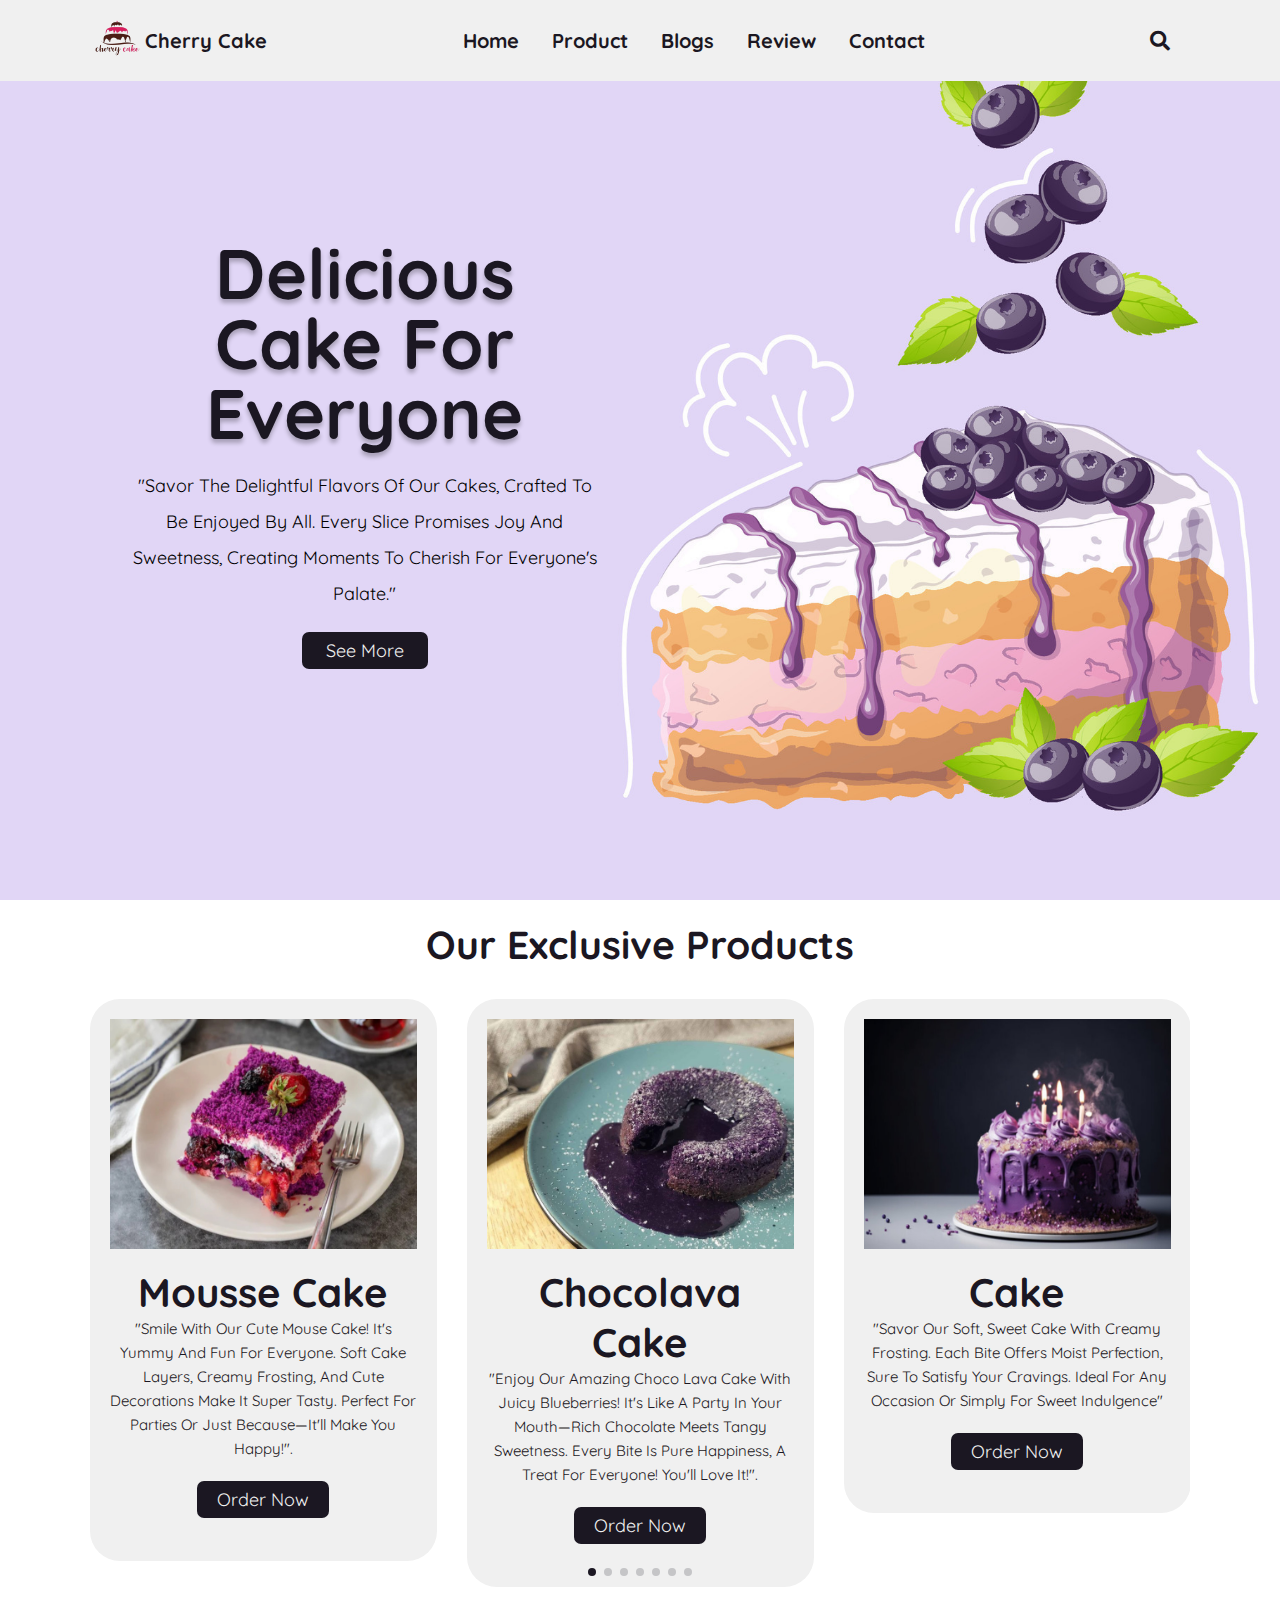
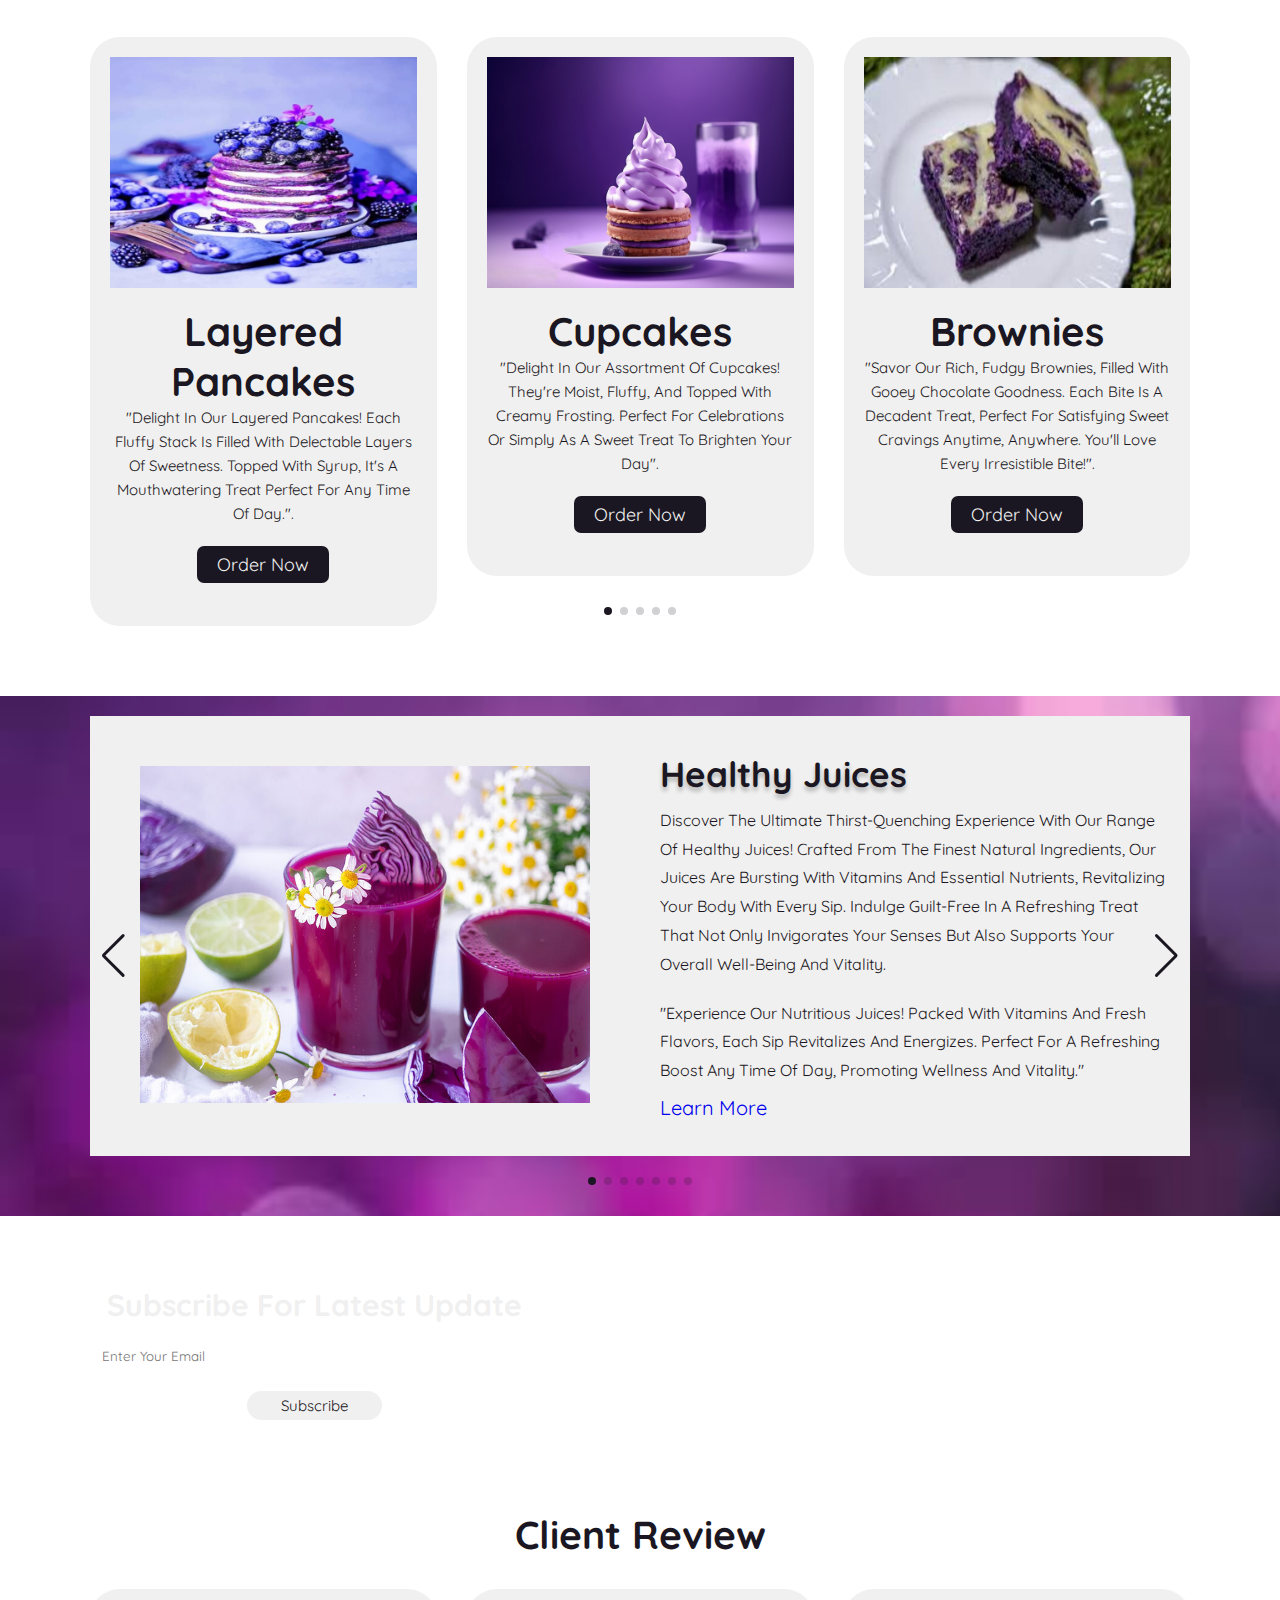
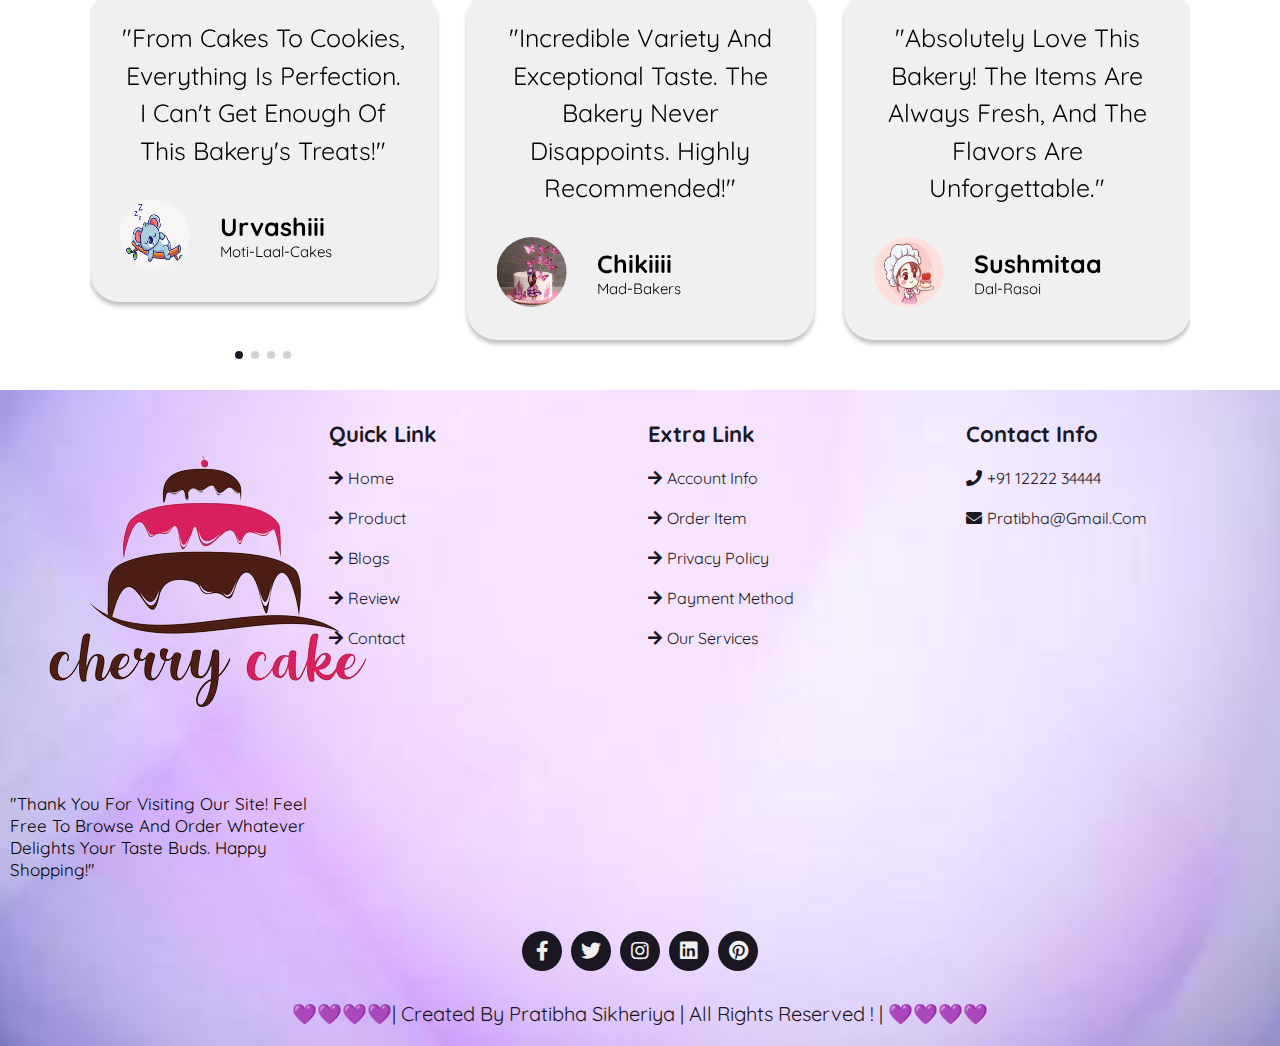
<file: cake 2/index.html>
<!DOCTYPE html>
<html lang="en">

<head>
    <meta charset="UTF-8">
    <meta http-equiv="X-UA-Compatible" content="IE=edge">
    <meta name="viewport" content="width=device-width, initial-scale=1.0">
    <title>Sweet Cake</title>

    <link rel="stylesheet" href="https://unpkg.com/swiper/swiper-bundle.min.css" />

    <link rel="stylesheet" href="https://cdnjs.cloudflare.com/ajax/libs/font-awesome/5.15.4/css/all.min.css">
  
    <link rel="stylesheet" href="style.css">

</head>

<body>

    <!-- header section start here  -->
    <header class="header">
        <div class="logoContent">
            <a href="#" class="logo"><img src="New folder/360_F_290050109_OSesgAR5355skVhUsHaHP0qrHvmNt5c7-removebg-preview.png" alt=""></a>
            <h1 class="logoName">Cherry Cake </h1>
        </div>

        <nav class="navbar">
            <a href="#home">home</a>
            <a href="#product">product</a>
            <a href="#blogs">blogs</a>
            <a href="#review">review</a>
            <a href="#contact">contact</a>
        </nav>

        <div class="icon">
            <i class="fas fa-search" id="search"></i>
            <i class="fas fa-bars" id="menu-bar"></i>
        </div>

        <div class="search">
            <input type="search" placeholder="search...">
        </div>
    </header>
    <!-- header section end here  -->

    <!-- home section start here  -->
    <section class="home" id="home">
        <div class="homeContent">
            <h2>Delicious Cake for Everyone </h2>
            <p>"Savor the delightful flavors of our cakes, crafted to be enjoyed by all. Every slice promises joy and sweetness, creating moments to cherish for everyone's palate."</p>
            <div class="home-btn">
                <a href="https://www.winni.in/cake?gad_source=1&gclid=Cj0KCQjwlZixBhCoARIsAIC745CnIdQqzfTjyZT4BN5YY1QVz8e6NL5JYvXXs7WZroI2nruaU8YtANEaAgJrEALw_wcB"><button>see more</button></a>
            </div>
        </div>
    </section>

    <!-- home section end here  -->

    <!-- product section start here  -->
    <section class="product" id="product">
        <div class="heading">
            <h2>Our Exclusive Products</h2>
        </div>
        <div class="swiper product-row">
            <div class="swiper-wrapper">
                <div class="swiper-slide box">
                    <div class="img">
                        <img src="New folder/37d8179d40524795b58cb66c29dcc46a (2).jpg" alt="IRIS">
                    </div>
                    <div class="product-content">
                        <h3>Chocolava Cake</h3>
                        <p>"Enjoy our amazing choco lava cake with juicy blueberries! It's like a party in your mouth—rich chocolate meets tangy sweetness. Every bite is pure happiness, a treat for everyone! You'll love it!".
                        </p>
                        <div class="orderNow">
                            <a href="https://www.dominos.co.in/menu/side-orders/lava-cake"><button>Order Now </button></a>
                        </div>
                    </div>
                </div>
                <div class="swiper-slide box">
                    <div class="img">
                        <img src="New folder/360_F_617271552_LtknosExKiMkxLVC8HxmM4DtpRfV3E3P (1).jpg"  alt="">
                    </div>
                    <div class="product-content">
                        <h3>Cake</h3>
                        <p>"Savor our soft, sweet cake with creamy frosting. Each bite offers moist perfection, sure to satisfy your cravings. Ideal for any occasion or simply for sweet indulgence"
                        </p>
                        <div class="orderNow">
                           <a href="https://www.fnp.com/cakes/birthday-lp"> <button>Order Now </button></a>
                        </div>
                    </div>
                </div>
                <div class="swiper-slide box">
                    <div class="img">
                        <img src="New folder/cut-lavander-cake-on-white-260nw-2002499276 (1).jpeg"  alt="">
                    </div>
                    <div class="product-content">
                        <h3>Pastries </h3>
                        <p>"Our delicious pastries are light, flaky, and bursting with flavor. With every bite, savor the buttery layers and sweet fillings. Perfect for breakfast, dessert, or a delightful snack anytime!".
                        </p>
                        <div class="orderNow">
                           <a href="https://theobroma.in/collections/pastry"><button>Order Now </button></a> 
                        </div>
                    </div>
                </div>
                <div class="swiper-slide box">
                    <div class="img">
                        <img src="New folder/Rose and Oregano lavender cookies (1).jpg" alt="IRIS">
                    </div>
                    <div class="product-content">
                        <h3>Cookies</h3>
                        <p>"Try our tasty cookies! They're crunchy on the outside, soft on the inside, and full of flavor. Each bite is a treat with a perfect balance of sweetness. Great for sharing or enjoying all to yourself!".
                        </p>
                        <div class="orderNow">
                            <a href="https://www.cookiemanindia.com/"><button>Order Now </button></a>
                        </div>
                    </div>
                </div>
                <div class="swiper-slide box">
                    <div class="img">
                        <img src="New folder/blue-birthday-cake-elegant-640x427.jpeg" alt="IRIS">
                    </div>
                    <div class="product-content">
                        <h3>Blueberry Pastry</h3>
                        <p>"Our blueberry pastry is a delightful treat with a buttery crust and a burst of juicy blueberries inside. Each bite is a taste of sweet heaven. Perfect for breakfast, brunch, or a snack any time of day!".
                        </p>
                        <div class="orderNow">
                           <a href="https://sallysbakingaddiction.com/blueberries-n-cream-danish-braid/"><button>Order Now </button></a> 
                        </div>
                    </div>
                </div>
                <div class="swiper-slide box">
                    <div class="img">
                        <img src="New folder/Purple_Smoothie_Bowl_89938562-9829-4af0-bfce-510e726835ee_1347x (1).jpeg" alt="IRIS">
                    </div>
                    <div class="product-content">
                        <h3>Smoothie</h3>
                        <p>"Sip our smooth blueberry blend, a refreshing mix of creamy yogurt and plump berries. Indulge in the sweet, tangy flavor—a perfect snack or satisfying breakfast!".
                        </p>
                        <div class="orderNow">
                           <a href="https://www.grubhub.com/delivery/cuisine/smoothies_and_juices"><button>Order Now </button></a> 
                        </div>
                    </div>
                </div>
                <div class="swiper-slide box">
                    <div class="img">
                        <img src="New folder/depositphotos_590898862-stock-photo-fruit-cake-slice-forest-fruit (2).jpg" alt="">
                    </div>
                    <div class="product-content">
                        <h3>Mousse Cake</h3>
                        <p>"Smile with our cute mouse cake! It's yummy and fun for everyone. Soft cake layers, creamy frosting, and cute decorations make it super tasty. Perfect for parties or just because—it'll make you happy!".
                        </p>
                        <div class="orderNow">
                           <a href="https://theobroma.in/collections/mousse-cakes"><button>Order Now </button></a>
                        </div>
                    </div>
                </div>

            </div>
            <div class="swiper-pagination"></div>
        </div>
        <div class="swiper product-row">
            <div class="swiper-wrapper">
                <div class="swiper-slide box">
                    <div class="img">
                        <img src="New folder/Hasegawa-report (1).jpg" alt="">
                    </div>
                    <div class="product-content">
                        <h3>Cupcakes</h3>
                        <p>"Delight in our assortment of cupcakes! They're moist, fluffy, and topped with creamy frosting. Perfect for celebrations or simply as a sweet treat to brighten your day".
                        </p>
                        <div class="orderNow">
                            <a href="https://theobroma.in/collections/desserts-cupcakes"><button>Order Now </button></a>
                        </div>
                    </div>
                </div>
                <div class="swiper-slide box">
                    <div class="img">
                        <img src="New folder/images (4) (1).jpeg" alt="">
                    </div>
                    <div class="product-content">
                        <h3>Brownies</h3>
                        <p>"Savor our rich, fudgy brownies, filled with gooey chocolate goodness. Each bite is a decadent treat, perfect for satisfying sweet cravings anytime, anywhere. You'll love every irresistible bite!".
                        </p>
                        <div class="orderNow">
                           <a href="https://theobroma.in/collections/brownies"><button>Order Now </button></a> 
                        </div>
                    </div>
                </div>
                <div class="swiper-slide box">
                    <div class="img">
                        <img src="New folder/images (5) (1).jpeg" alt="">
                    </div>
                    <div class="product-content">
                        <h3>Chocolate</h3>
                        <p>"These chocolates, delightful in their purple hue, are rich, smooth, and bursting with flavor. Each bite offers a heavenly experience, perfect for indulging or sharing with loved ones.".
                        </p>
                        <div class="orderNow">
                           <a href="https://lepure.in/"><button>Order Now </button></a> 
                        </div>
                    </div>
                </div>
                <div class="swiper-slide box">
                    <div class="img">
                        <img src="New folder/Ube-Ice-Cream-SM-8065 (1).jpg" alt="">
                    </div>
                    <div class="product-content">
                        <h3>Ice-Cream</h3>
                        <p>"Enjoy our luscious blueberry ice cream! Made with real blueberries, it's creamy, refreshing, and bursting with fruity flavor. Perfect for cooling off on a hot day or satisfying your sweet cravings.".
                        </p>
                        <div class="orderNow">
                            <a href="https://www.bigbasket.com/pc/bakery-cakes-dairy/ice-creams-desserts/ice-creams/"><button>Order Now </button></a>
                        </div>
                    </div>
                </div>
                <div class="swiper-slide box">
                    <div class="img">
                        <img src="New folder/purple-pancakes-paint-by-numbers (1).jpg" alt="">
                    </div>
                    <div class="product-content">
                        <h3>Layered Pancakes</h3>
                        <p>"Delight in our layered pancakes! Each fluffy stack is filled with delectable layers of sweetness. Topped with syrup, it's a mouthwatering treat perfect for any time of day.".
                        </p>
                        <div class="orderNow">
                            <a href="https://www.tfcakes.in/by-flavours/classic-flavours/blueberry-cakes.html"><button>Order Now </button></a>
                        </div>
                    </div>
                </div>

            </div>
            <div class="swiper-pagination"></div>
        </div>
    </section>

    <!-- product section end here  -->

    <!-- blogs section start here  -->
    <section class="blogs" id="blogs">

        <div class=" swiper blogs-row">
            <div class="swiper-wrapper">
                <div class=" swiper-slide box">
                    <div class="img">
                        <img src="New folder/Antioxidant-Purple-Power-Juice-800x550-1 (1).jpg" alt="">
                    </div>
                    <div class="content">
                        <h3>Healthy Juices </h3>
                        <p>Discover the ultimate thirst-quenching experience with our range of healthy juices! Crafted from the finest natural ingredients, our juices are bursting with vitamins and essential nutrients, revitalizing your body with every sip. Indulge guilt-free in a refreshing treat that not only invigorates your senses but also supports your overall well-being and vitality.</p>
                        <p>"Experience our nutritious juices! Packed with vitamins and fresh flavors, each sip revitalizes and energizes. Perfect for a refreshing boost any time of day, promoting wellness and vitality."</p>
                        <a href="#blogs" class="btn">learn more</a>
                    </div>
                </div>
                <div class=" swiper-slide box">
                    <div class="img">
                        <img src="New folder/images (3) (1).jpeg" alt="">
                    </div>
                    <div class="content">
                        <h3>Pizza's </h3>
                        <p>Unleash your inner chef with our nutritious pizza bases! Made from wholesome ingredients, they serve as the perfect foundation for your culinary adventures. Personalize your pie with a variety of fresh, nutritious toppings, ensuring every bite is bursting with flavor and goodness. Treat yourself to a guilt-free indulgence that nourishes both your body and your taste buds, all in the comfort of your own kitchen.</p>
                        <p>"Craft your pizza masterpiece with our wholesome bases! Personalize with fresh, nutritious ingredients. A guilt-free indulgence promising satisfaction, delighting taste buds and supporting wellness."</p>
                        <a href="#blogs" class="btn">learn more</a>
                    </div>
                </div>
                <div class=" swiper-slide box">
                    <div class="img">
                        <img src="New folder/images (7) (1).jpeg" alt="">
                    </div>
                    <div class="content">
                        <h3>Donuts </h3>
                        <p>"Treat yourself to our exquisite array of one-of-a-kind donuts! Each bite is a flavor explosion, crafted with care and creativity to delight your senses. From classic favorites to innovative twists, our donuts offer a tantalizing experience that will keep you coming back for more. Discover the joy of indulgence with our irresistible creations today!"</p>
                        <p>"Enjoy our unique donuts! Each bite bursts with irresistible flavor. Indulge in a culinary adventure that captivates your taste buds and leaves you wanting more".</p>
                        <a href="#blogs" class="btn">learn more</a>
                    </div>
                </div>
                <div class=" swiper-slide box">
                    <div class="img">
                        <img src="New folder/1586875297_17087763 (1).jpg" alt="">
                    </div>
                    <div class="content">
                        <h3>Caramel Bourbon Vanilla Cupcakes </h3>
                        <p>"Savor the goodness of our blueberry cake, a delectable blend of wholesome ingredients. Moist and flavorful, each bite offers a burst of juicy blueberries, rich in antioxidants and nutrients. Baked to perfection, it's a guilt-free delight that satisfies cravings while nourishing the body. Treat yourself to a slice of wellness and sweetness combined."</p>
                        <p>"Indulge guilt-free in our scrumptious blueberry cake! Moist and flavorful, it's a wholesome treat bursting with goodness. Perfect for satisfying cravings without compromising on health. Dive into a delightful slice today!"</p>
                        <a href="#blogs" class="btn">learn more</a>
                    </div>
                </div>
                <div class=" swiper-slide box">
                    <div class="img">
                        <img src="New folder/20221018_121756-01_1024x10242x (1).jpg" alt="">
                    </div>
                    <div class="content">
                        <h3>Popsicles </h3>
                        <p>"Satisfy your sweet cravings with our delightful popsicles and lollipops! Our popsicles are a cool, fruity escape on a hot day, while our lollipops offer a burst of flavor in every lick. Whether you're craving something icy or sweet, our treats bring joy with every bite. Indulge in simple pleasures and make every moment sweeter with our popsikels and lollipops!"</p>
                        <p>"Popsicles: Cool off with refreshing fruity flavors. Lollipops: Sweeten your day with fun and tasty treats. Both offer simple pleasures that bring smiles with every lick or suck."</p>
                        <a href="#blogs" class="btn">learn more</a>
                    </div>
                </div>
                <div class=" swiper-slide box">
                    <div class="img">
                        <img src="New folder/unnamed (1).jpg" alt="">
                    </div>
                    <div class="content">
                        <h3>3-Layer's Cherry Cake</h3>
                        <p>"Experience bliss with our three-layer cherry cake! Moist cake layers, filled with tangy cherry compote, are topped with creamy frosting, creating a symphony of sweet flavors in every bite. Indulge in this decadent treat, perfect for celebrations or simply satisfying your sweet tooth with the irresistible allure of cherries."</p>
                        <p>"Delight in our three-layer cherry cake, a decadent masterpiece of moist cake layers filled with luscious cherry compote and topped with creamy frosting. Every bite is a symphony of sweet flavors."</p>
                        <a href="#blogs" class="btn">learn more</a>
                    </div>
                </div>
                <div class=" swiper-slide box">
                    <div class="img">
                        <img src="New folder/images (2) (1).jpeg" alt="">
                    </div>
                    <div class="content">
                        <h3>Caramel Bourbon Vanilla Cupcakes </h3>
                        <p>"Embark on a flavorful journey with our invigorating smoothies! Crafted from the freshest fruits and wholesome ingredients, each sip is a burst of vitality. Whether you crave a tropical escape or a refreshing pick-me-up, our smoothies offer a delicious solution. Energize your day with the goodness of nature, one sip at a time, and feel refreshed from the inside out."</p>
                        <p>"Revitalize with our fresh smoothies! Bursting with flavor and nutrients, each sip is a refreshing and delicious way to fuel your day. Experience the goodness in every sip."</p>
                        <a href="#blogs" class="btn">learn more</a>
                    </div>
                </div>
            </div>
            <div class="swiper-button-next"></div>
            <div class="swiper-button-prev"></div>
            <div class="swiper-pagination"></div>


        </div>
    </section>

    <!-- blogs section ends here  -->

    <!-- newsletter section start here  -->

    <section class="newsletter">
        <form action="">
            <h3>subscribe for latest update</h3>
            <input type="email" name="" placeholder="enter your email" id="" class="box">
            <input type="button" value="subscribe" class="box2">
        </form>
    </section>
    <!-- newsletter section ends here  -->

    <!-- review section start here  -->
    <section class="review" id="review">
        <div class="heading">
            <h2>client review</h2>
        </div>


        <div class=" swiper review-row">
            <div class="swiper-wrapper">
                <div class="swiper-slide box">
                    <div class="client-review">
                        <p>"Incredible variety and exceptional taste. The bakery never disappoints. Highly recommended!"</p>
                    </div>
                    <div class="client-info">
                        <div class="img">
                            <img src="New folder/Beautiful-Girl-Cake.webp" alt="">
                        </div>
                        <div class="clientDetailed">
                            <h3>Chikiiii</h3>
                            <p>Mad-Bakers</p>
                        </div>
                    </div>
                </div>
                <div class="swiper-slide box">
                    <div class="client-review">
                        <p>"Absolutely love this bakery! The items are always fresh, and the flavors are unforgettable."</p>
                    </div>
                    <div class="client-info">
                        <div class="img">
                            <img src="New folder/cute-bakery-chef-girl-holding-a-cake-smiling-cartoon-art-illustration-vector.jpg" alt="">
                        </div>
                        <div class="clientDetailed">
                            <h3>Sushmitaa</h3>
                            <p>Dal-Rasoi</p>
                        </div>
                    </div>
                </div>
                <div class="swiper-slide box">
                    <div class="client-review">
                        <p>"Thank you for providing such delicious treats! Your bakery is my go-to for all celebrations."</p>
                    </div>
                    <div class="client-info">
                        <div class="img">
                            <img src="New folder/HD-wallpaper-enjoy-cookies-purple-food-heart-pink-dessert-sweet (1).jpg" alt="">
                        </div>
                        <div class="clientDetailed">
                            <h3>Karsihma</h3>
                            <p>Aaj ka khana khazana</p>
                        </div>
                    </div>
                </div>
                <div class="swiper-slide box">
                    <div class="client-review">
                        <p>"From cakes to cookies, everything is perfection. I can't get enough of this bakery's treats!"</p>
                    </div>
                    <div class="client-info">
                        <div class="img">
                            <img src="New folder/cHJpdmF0ZS9sci9pbWFnZXMvd2Vic2l0ZS8yMDIyLTA0L2pvYjY4Ni0yNTMteC5qcGc.webp" alt="">
                        </div>
                        <div class="clientDetailed">
                            <h3>Urvashiii</h3>
                            <p>Moti-Laal-Cakes</p>
                        </div>
                    </div>
                </div>
                <div class="swiper-pagination"></div>

            </div>
        </div>
    </section>
    <!-- review section ends here  -->

    <!-- footer section start here  -->

    <footer class="footer" id="contact">
        <div class="box-container">
            <div class="mainBox">
                <div class="content">
                    <a href="#"><img src="New folder/360_F_290050109_OSesgAR5355skVhUsHaHP0qrHvmNt5c7-removebg-preview.png" alt=""></a>
                    <h1 class="logoName">  </h1>
                </div>

                <p>"Thank you for visiting our site! Feel free to browse and order whatever delights your taste buds. Happy shopping!"</p>

            </div>
            <div class="box">
                <h3>Quick link</h3>
                <a href="#"> <i class="fas fa-arrow-right"></i>Home</a>
                <a href="#"> <i class="fas fa-arrow-right"></i>product</a>
                <a href="#"> <i class="fas fa-arrow-right"></i>blogs</a>
                <a href="#"> <i class="fas fa-arrow-right"></i>review</a>
                <a href="#"> <i class="fas fa-arrow-right"></i>contact</a>

            </div>
            <div class="box">
                <h3>Extra link</h3>
                <a href="#"> <i class="fas fa-arrow-right"></i>Account info</a>
                <a href="#"> <i class="fas fa-arrow-right"></i>order item</a>
                <a href="#"> <i class="fas fa-arrow-right"></i>privacy policy</a>
                <a href="#"> <i class="fas fa-arrow-right"></i>payment method</a>
                <a href="#"> <i class="fas fa-arrow-right"></i>our  services</a>
            </div>
            <div class="box">
                <h3>Contact Info</h3>
                <a href="#"> <i class="fas fa-phone"></i>+91 12222 34444</a>
                <a href="#"> <i class="fas fa-envelope"></i>pratibha@gmail.com</a>

            </div>

        </div>
        <div class="share">
            <a href="#" class="fab fa-facebook-f"></a>
            <a href="#" class="fab fa-twitter"></a>
            <a href="#" class="fab fa-instagram"></a>
            <a href="#" class="fab fa-linkedin"></a>
            <a href="#" class="fab fa-pinterest"></a>
        </div>
        <div class="credit">
            &#128156;&#x1F49C;&#128156;&#x1F49C;| created by <span> Pratibha Sikheriya </span> | all rights reserved ! | &#128156;&#x1F49C;&#128156;&#x1F49C;
        </div>
    </footer>

    <!-- footer section end here  -->

    <script src="https://unpkg.com/swiper/swiper-bundle.min.js"></script>
    <script src="index.js"></script>


</body>

</html>
</file>
<file: cake 2/style.css>
@import url('https://fonts.googleapis.com/css2?family=Quicksand:wght@300;400;500;600;700&display=swap');

:root{
    --black: #1B1722;
    --white : #F0F0F0;
    --box-shadow: 0px 4px 4px rgba(0, 0, 0, 0.25);
}
*{
    font-family: 'Quicksand', sans-serif;
    margin: 0; padding: 0;
    box-sizing: border-box;
    outline: none;
    border: none;
    text-decoration: none;
    text-transform: capitalize;
    transition: .2s linear;
}
html{
    font-size: 62.5%;   
    overflow-x: hidden;
    scroll-padding-top: 7rem;
    scroll-behavior: smooth;
}
html::-webkit-scrollbar{
    width: .8rem;
}
html::-webkit-scrollbar-track{
    background: transparent;
}
html::-webkit-scrollbar-thumb{
    background-color: var(--white);
    border-radius: 5rem;
}

.header{
    top: 0;right: 0;left: 0;
    background-color: var(--white);
    display: flex;
    align-items: center;
    justify-content: space-between;
    position: fixed;
    padding: 1.4rem 7%;
    z-index: 999;
}
.header .logoContent{
    display: flex;
    align-items: center;
}
.header .logoContent .logo img{
    height: 5rem;
}
.header .logoContent .logoName {
    color: var(--black);
    font-size: 2rem;
    font-weight: bolder;
}

.header .navbar a{
    font-size: 2rem;
    margin-right: 3rem;
    color: var(--black);
    font-weight: bold;
}
.header .navbar a:hover{
    border-bottom: .1rem solid var(--black);
    padding-bottom: .4rem;
}
.header .icon i{
    font-size: 2rem;
    margin-right: 2rem;
    color: var(--black);
    cursor: pointer;
}

.header .search{
    display: none;
    top: 100%;
    margin: 1.5rem 7%;
    background-color: transparent;
    width: 50%;
    right: 0;
    height: 5rem;
    position:  absolute;

}
.header .search input{
    width: 100%;
    height: 100%;
    font-size: 1.5rem;
    background-color: var(--white);
    color: var(--black);
    margin-right: 7%;
    border-radius: 1rem;
    padding: 0.5rem 1rem;
    box-shadow: var(--box-shadow);
}
.header .search.active{
    display: inline-block;
}
#menu-bar{
    display: none;
}


.home {
    min-height: 100vh;
    display: flex;
    align-items: center;
    background: url('New folder/blueberry-cake-in-cartoon-style-on-purple-background-doodle-illustration-for-poster-banner-website-advertisement-illustration-with-colorful-sweet-dessert-vector.jpg') no-repeat;
    background-size: cover;
    background-position: center center;
}
.home .homeContent{
    width: 50%;
    float: left;
    text-align: center;
    padding: 4rem;
}
.home .homeContent h2{
    font-size: 7rem;
    font-weight: bolder;
    margin-bottom: 2rem;
    line-height: 7rem;
    color: var(--black);
    text-shadow: var(--box-shadow);
}
.home .homeContent p{
    font-size: 1.8rem;
    line-height: 2;
    margin-bottom: 2rem;
}
.home .homeContent .home-btn{
    height: 3rem;
}
.home .homeContent .home-btn button{
    font-size: 1.8rem;
    background-color: var(--black);
    color: var(--white);
    border-radius: .7rem;
    padding: .7rem 2.4rem;
    cursor: pointer;
}
.home .homeContent .home-btn button:hover{
    font-size: 2rem;
}
section{
    padding: 2rem 7%;
}
.heading{
    text-align: center;
    font-size: 2.6rem;
    margin-bottom: 3rem;
    color: var(--black);
}

.product .product-row{
    margin-bottom: 5rem;
    display: flex;
    align-items: center;
}
.product .product-row .box{
    display: flex;
    flex-direction: column;
    width: 50rem;
    background-color: var(--white);
    align-items: center;
    text-align: center;
    padding: 2rem;
    gap: 1.5rem;
    border-radius: 3rem;
    margin-right: 3rem;
}
.product .product-row .img img{
    height: 100%;
    width: 100%;
}
.product .product-row .img img:hover{
    transform: scale(1.1);
}
.product .product-row .content {
    margin-bottom: 4rem;
}
.product .product-row .product-content h3{
    font-size: 4rem;
    color: var(--black);
}
.product .product-row .product-content p{
    font-size: 1.5rem;
    line-height: 1.6;
    color: var(--black);
}
.product .product-row .product-content .orderNow{
    height: 3rem;
    margin-top: 2rem;
    margin-bottom: 3rem;
}
.product .product-row .product-content .orderNow button{
    font-size: 1.8rem;
    background-color: var(--black);
    color: var(--white);
    border-radius: .7rem;
    padding: .7rem 2rem;
    cursor: pointer;
}
.product .product-row .product-content .orderNow button:hover{
    font-size: 2rem;
}

.blogs{
    background: url('New folder/images.jpeg') no-repeat;
    background-size: cover;
    background-position: center center;
}
.blogs  .blogs-row .box {
    display: flex;
    align-items: center;
    background-color: var(--white);
    flex-wrap: wrap;
}
.blogs .blogs-row .box .img{
    flex: 1 1 45rem;
}
.blogs .blogs-row .box .img img{
    width: 100%;
    padding: 5rem;
}
.blogs .blogs-row .box .content{
    flex: 1 1 45rem;
    padding: 2rem;
}
.blogs .blogs-row .box .content h3{
    font-size: 3.5rem;
    color: var(--black);
    text-shadow: var(--box-shadow);

}
.blogs .blogs-row .box .content p{
    font-size: 1.6rem;
    color: var(--black);
    padding: 1rem 0;
    line-height: 1.8;
    
}
.blogs .blogs-row .box .content a{
    font-size: 2rem;
    cursor: pointer;
}
.blogs .blogs-row .box .content a:hover{
    color: var(--black);
    text-shadow: var(--box-shadow);
}
 
.newsletter{
    background: url('New folder/images.jpeg') no-repeat;
    background-size: cover;
    background-position: center center;
    background-attachment: fixed;
}
.newsletter form{
    max-width: 45rem;
    text-align: center;
    padding: 5rem 0;
}
.newsletter form h3{
    font-size: 3rem;
    color: var(--white);
    padding-bottom: .7rem;
}
.newsletter form .box{
    width: 100%;
    margin: .7rem 0;
    padding: 1rem 1.2rem;
    color: var(--black);
    border-radius: .5rem;
}
.newsletter form .box2{
    width: 30%;
    font-size: 1.5rem;
    margin-top: 1rem;
    padding: .5rem .5rem;
    color: var(--black);
    background: var(--white);
    border-radius: 3rem;
    cursor:pointer;
}
.newsletter form .box2:hover{
    color: var(--white);
    background-color: var(--black);
    outline: .1rem solid var(--white);
}

.review .review-row{
    display: flex;
    flex-direction: column ;
    align-items: center;
    
}
.review .review-row .box{
    width: 50%; 
    margin-bottom: 3rem;
    padding: 3rem;
    border-radius: 3rem;
    background-color: var(--white);
    box-shadow: var(--box-shadow);
}

.review .review-row .box .client-review{
    margin-bottom: 3rem;
}
.review .review-row .box .client-review p{
    text-align: center;
    font-size: 2.5rem;
    line-height: 1.5;
}
.review .review-row .box .client-info{
    display: flex;
    align-items: center;
}
.review .review-row .box .client-info .img{
    padding-right: 3rem;
}
.review .review-row .box .client-info .img img{
    width: 7rem;
    height: 7rem;
    clip-path: circle(50% at 50% 50%);
}

.review .review-row .box .client-info .clientDetailed h3{
    font-size: 2.5rem;

}
.review .review-row .box .client-info .clientDetailed p{
    font-size: 1.5rem;
}

.footer {
    background: url('New folder/background-graphics-with-light-purple-white-black-gradients-use-designs-for-web-pages-apps-mobile-text-backgrounds-screens-wallpapers-decorations-and-art-design-elements-photo.jpg') no-repeat;
    background-size: cover;
    background-position: center center;
}
.footer .box-container{
    display: grid;
    grid-template-columns: repeat(auto-fit, minmax(25rem, 1fr));
    gap: 1.5rem;
    padding: 2rem 1rem;
}
.footer .box-container .mainBox .content{
    display: flex;
    align-items: center;
    margin-bottom: 2rem;
}
.footer .box-container .mainBox .content h1{
    font-size: 2rem;
    color: var(--black);
}
.footer .box-container .mainBox p{
    font-size: 1.7rem;
    line-height: 1.3;
    margin-bottom: 2rem;
}
.footer .box-container .box h3{
    font-size: 2.2rem;
    color: var(--black);
    padding: 1rem 0;
}
.footer .box-container .box a{
    display: block;
    font-size: 1.6rem;
    color: var(--black);
    padding: 1rem 0;
}
.footer .box-container .box a i{
    padding-right: .5rem;
    color: var(--black);
}
.footer .box-container .box a:hover i{
    padding-right: 2rem;
}

.footer .share{
    padding: 1rem 0;
    text-align: center;
}
.footer .share a{
    height: 4rem;
    width: 4rem;
    line-height: 4rem;
    font-size: 2rem;
    color: var(--white);
    background: var(--black);
    margin: 0 .3rem;
    border-radius: 50%;

}
.footer .share a:hover{
    background: var(--white);
    color: var(--black);
}
.footer .credit{
    font-size: 2rem;
    margin-top: 2rem;
    padding-bottom: 2rem;
    color: var(--black);
    text-align: center;
    
}


.swiper-pagination-bullet{
    background-color: var(--black);
}
.swiper-button-next{
    color: var(--black);
}
.swiper-button-prev{
    color: var(--black);
}


/* media queries for web responsive */

@media (max-width:991px){
    html{
        font-size: 55%;
    }
    .header{
        padding: 1.3rem 3rem;
    }
    .home .homeContent{
        margin-left: 0;
        width: 80%;
    }
}

@media (max-width:768px) {
    #menu-bar{
        display: inline-block;
    }
    .header .navbar{
        position: absolute;
        top: 100%;
        right: -100%;
        width: 25rem;
        background-color: var(--white);
        height: 80vh;
    }
    .header .navbar.active{
        right: 0;
    }
    .header .navbar a{
        display: block;
        font-size: 2rem;
        color: black;
        margin: 1.5rem;
    }

    .home .homeContent{
        margin-left: 0;
        width: 90%;
    }
}

@media (max-width:600px){
    html{
        font-size: 50%;
    }
}
</file>
